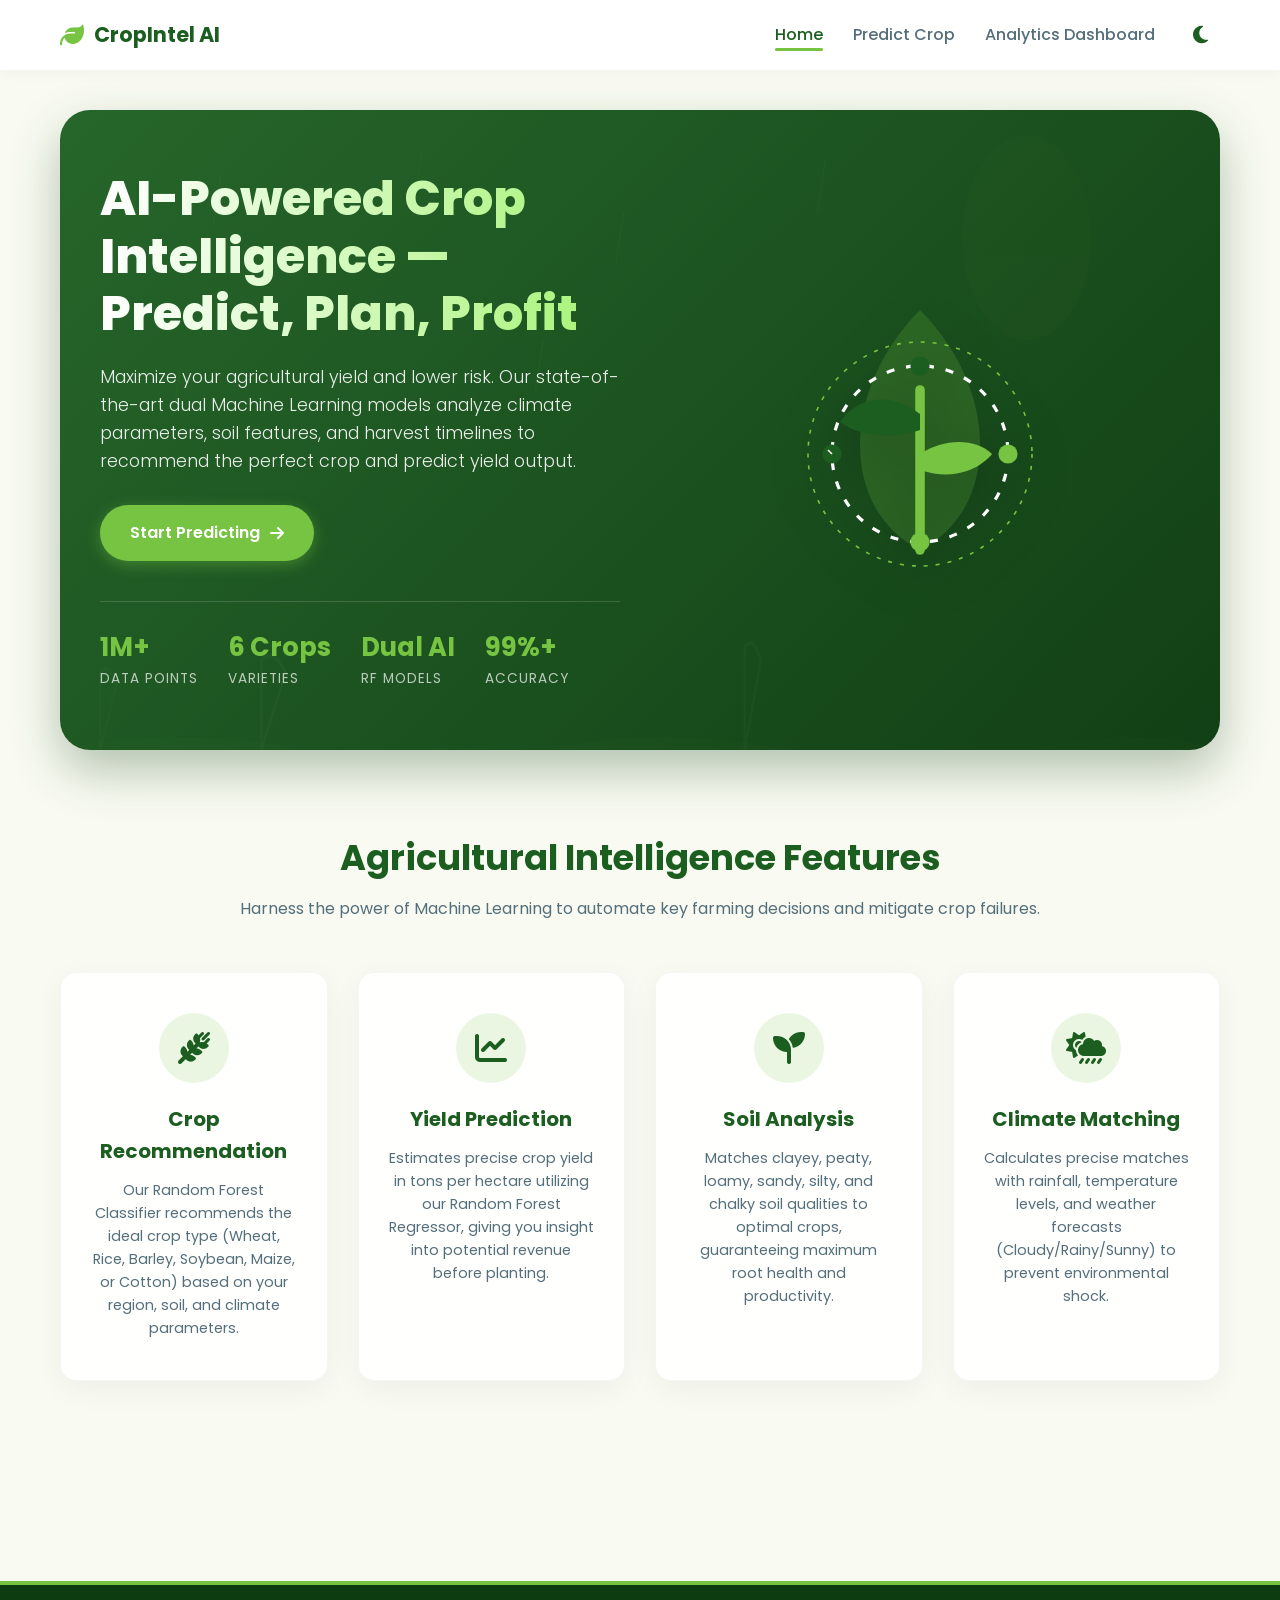
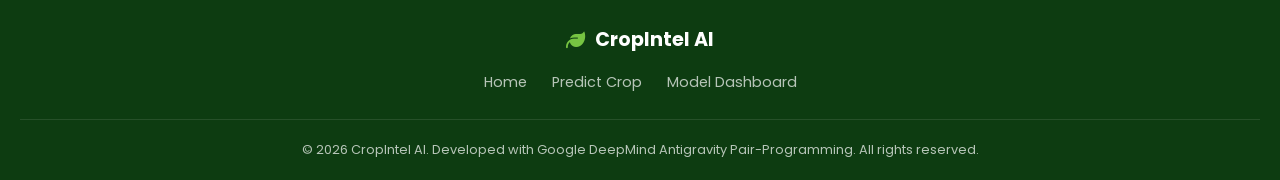
<file: frontend/index.html>
<!DOCTYPE html>
<html lang="en">
<head>
    <meta charset="UTF-8">
    <meta name="viewport" content="width=device-width, initial-scale=1.0">
    <title>AI Crop Intel - Predict, Plan, Profit</title>
    <meta name="description" content="AI-Powered Crop Intelligence System using Random Forest. Predict crop recommendations, estimate yield in tons per hectare, and optimize agricultural success.">
    <!-- Font Awesome Icons -->
    <link rel="stylesheet" href="https://cdnjs.cloudflare.com/ajax/libs/font-awesome/6.4.0/css/all.min.css">
    <!-- Custom CSS -->
    <link rel="stylesheet" href="css/style.css">
</head>
<body>
    <!-- Navigation Bar -->
    <header>
        <div class="nav-container">
            <a href="index.html" class="logo" id="nav-logo">
                <i class="fa-solid fa-leaf"></i>
                <span>CropIntel AI</span>
            </a>
            <div class="nav-right">
                <ul class="nav-menu" id="nav-menu">
                    <li><a href="index.html" class="nav-item active" id="link-home">Home</a></li>
                    <li><a href="predict.html" class="nav-item" id="link-predict">Predict Crop</a></li>
                    <li><a href="dashboard.html" class="nav-item" id="link-dashboard">Analytics Dashboard</a></li>
                </ul>
                <button type="button" class="theme-toggle-btn" id="theme-toggle" title="Toggle dark/light mode">
                    <i class="fa-solid fa-moon"></i>
                </button>
                <div class="nav-toggle" id="nav-toggle">
                    <i class="fa-solid fa-bars"></i>
                </div>
            </div>
        </div>
    </header>

    <!-- Main Content -->
    <main>
        <!-- Hero Section -->
        <section class="hero" id="hero-section">
            <!-- Animated SVG Background -->
            <svg class="hero-svg-bg" xmlns="http://www.w3.org/2000/svg" viewBox="0 0 1440 500" preserveAspectRatio="none">
                <style>
                    /* Sun Ray Animation */
                    .sun-ray {
                        transform-origin: 1200px 100px;
                        animation: rotateSun 60s linear infinite;
                        fill: rgba(255, 235, 59, 0.08);
                    }
                    /* Rain animation */
                    .rain-drop {
                        animation: fallRain 3s linear infinite;
                        stroke: rgba(164, 243, 115, 0.2);
                        stroke-width: 2;
                    }
                    .drop-1 { animation-delay: 0s; left: 10%; }
                    .drop-2 { animation-delay: 0.8s; }
                    .drop-3 { animation-delay: 1.5s; }
                    .drop-4 { animation-delay: 2.2s; }
                    
                    @keyframes rotateSun {
                        from { transform: rotate(0deg); }
                        to { transform: rotate(360deg); }
                    }
                    @keyframes fallRain {
                        0% { transform: translateY(-50px) translateX(0px); opacity: 0; }
                        50% { opacity: 0.8; }
                        100% { transform: translateY(450px) translateX(-30px); opacity: 0; }
                    }
                </style>
                <!-- Sun representation -->
                <circle cx="1200" cy="100" r="80" fill="rgba(255, 235, 59, 0.1)" />
                <path class="sun-ray" d="M1200,100 L0,0 M1200,100 L0,250 M1200,100 L0,500 M1200,100 L720,500 M1200,100 L1440,500 M1200,100 L1440,250 M1200,100 L720,0" />
                
                <!-- Rain drops -->
                <line class="rain-drop" x1="200" y1="50" x2="190" y2="90" style="animation-delay: 0.2s; animation-duration: 2.5s;" />
                <line class="rain-drop" x1="450" y1="30" x2="440" y2="70" style="animation-delay: 1.2s; animation-duration: 2.8s;" />
                <line class="rain-drop" x1="700" y1="80" x2="690" y2="120" style="animation-delay: 0.5s; animation-duration: 2.2s;" />
                <line class="rain-drop" x1="950" y1="40" x2="940" y2="80" style="animation-delay: 1.8s; animation-duration: 3.1s;" />
                <line class="rain-drop" x1="150" y1="200" x2="140" y2="240" style="animation-delay: 0.9s; animation-duration: 2.4s;" />
                <line class="rain-drop" x1="600" y1="180" x2="590" y2="220" style="animation-delay: 2.1s; animation-duration: 2.7s;" />
                
                <!-- Crop silhouettes on the ground -->
                <path d="M 0,500 Q 150,480 300,500 T 600,500 T 900,500 T 1200,500 T 1440,500 L 1440,500 L 0,500 Z" fill="rgba(118, 196, 66, 0.15)" />
                <path d="M 50,500 L 50,440 Q 60,430 70,450 L 50,500" fill="none" stroke="rgba(255,255,255,0.15)" stroke-width="3" />
                <path d="M 250,500 L 250,430 Q 265,420 280,440 L 250,500" fill="none" stroke="rgba(255,255,255,0.15)" stroke-width="3" />
                <path d="M 850,500 L 850,420 Q 860,410 870,430 L 850,500" fill="none" stroke="rgba(255,255,255,0.15)" stroke-width="3" />
            </svg>

            <!-- Hero Text Content -->
            <div class="hero-content">
                <h1>AI-Powered Crop Intelligence — Predict, Plan, Profit</h1>
                <p>Maximize your agricultural yield and lower risk. Our state-of-the-art dual Machine Learning models analyze climate parameters, soil features, and harvest timelines to recommend the perfect crop and predict yield output.</p>
                <a href="predict.html" class="hero-cta" id="btn-hero-start">
                    <span>Start Predicting</span>
                    <i class="fa-solid fa-arrow-right"></i>
                </a>
                
                <!-- Stats Row -->
                <div class="hero-stats">
                    <div class="stat-item">
                        <span class="stat-val">1M+</span>
                        <span class="stat-lbl">Data Points</span>
                    </div>
                    <div class="stat-item">
                        <span class="stat-val">6 Crops</span>
                        <span class="stat-lbl">Varieties</span>
                    </div>
                    <div class="stat-item">
                        <span class="stat-val">Dual AI</span>
                        <span class="stat-lbl">RF Models</span>
                    </div>
                    <div class="stat-item">
                        <span class="stat-val">99%+</span>
                        <span class="stat-lbl">Accuracy</span>
                    </div>
                </div>
            </div>

            <!-- Hero Visual Area -->
            <div class="hero-visual">
                <!-- SVG Illustration of Agriculture/Technology -->
                <svg viewBox="0 0 500 400" fill="none" xmlns="http://www.w3.org/2000/svg">
                    <!-- Leaf background -->
                    <path d="M250,50 C350,150 350,300 250,350 C150,300 150,150 250,50 Z" fill="rgba(118, 196, 66, 0.2)" />
                    <!-- Sprout -->
                    <path d="M250,350 L250,150" stroke="#76C442" stroke-width="12" stroke-linecap="round" />
                    <path d="M250,230 C280,210 320,210 340,230 C340,230 310,270 250,250" fill="#76C442" />
                    <path d="M250,180 C210,150 170,160 150,190 C150,190 185,220 250,200" fill="#1B5E20" />
                    <!-- Technology Ring -->
                    <circle cx="250" cy="230" r="110" stroke="#ffffff" stroke-width="4" stroke-dasharray="10 15" />
                    <circle cx="250" cy="230" r="140" stroke="#76C442" stroke-width="2" stroke-dasharray="5 10" />
                    <!-- Nodes -->
                    <circle cx="140" cy="230" r="12" fill="#1B5E20" />
                    <path d="M140,230 L135,225" stroke="#fff" stroke-width="2" />
                    <circle cx="360" cy="230" r="12" fill="#76C442" />
                    <circle cx="250" cy="120" r="12" fill="#1B5E20" />
                    <circle cx="250" cy="340" r="12" fill="#76C442" />
                </svg>
            </div>
        </section>

        <!-- Features Section -->
        <section class="features" id="features-section">
            <div class="section-title">
                <h2>Agricultural Intelligence Features</h2>
                <p>Harness the power of Machine Learning to automate key farming decisions and mitigate crop failures.</p>
            </div>
            
            <div class="feature-grid">
                <!-- Feature 1: Crop Recommendation -->
                <div class="feature-card">
                    <div class="feature-icon">
                        <i class="fa-solid fa-wheat-awn"></i>
                    </div>
                    <h3>Crop Recommendation</h3>
                    <p>Our Random Forest Classifier recommends the ideal crop type (Wheat, Rice, Barley, Soybean, Maize, or Cotton) based on your region, soil, and climate parameters.</p>
                </div>
                
                <!-- Feature 2: Yield Prediction -->
                <div class="feature-card">
                    <div class="feature-icon">
                        <i class="fa-solid fa-chart-line"></i>
                    </div>
                    <h3>Yield Prediction</h3>
                    <p>Estimates precise crop yield in tons per hectare utilizing our Random Forest Regressor, giving you insight into potential revenue before planting.</p>
                </div>
                
                <!-- Feature 3: Soil Adaptability -->
                <div class="feature-card">
                    <div class="feature-icon">
                        <i class="fa-solid fa-seedling"></i>
                    </div>
                    <h3>Soil Analysis</h3>
                    <p>Matches clayey, peaty, loamy, sandy, silty, and chalky soil qualities to optimal crops, guaranteeing maximum root health and productivity.</p>
                </div>
                
                <!-- Feature 4: Climate Matching -->
                <div class="feature-card">
                    <div class="feature-icon">
                        <i class="fa-solid fa-cloud-sun-rain"></i>
                    </div>
                    <h3>Climate Matching</h3>
                    <p>Calculates precise matches with rainfall, temperature levels, and weather forecasts (Cloudy/Rainy/Sunny) to prevent environmental shock.</p>
                </div>
            </div>
        </section>
    </main>

    <!-- Footer -->
    <footer>
        <div class="footer-content">
            <div class="footer-logo">
                <i class="fa-solid fa-leaf"></i>
                <span>CropIntel AI</span>
            </div>
            <div class="footer-links">
                <a href="index.html" class="footer-link">Home</a>
                <a href="predict.html" class="footer-link">Predict Crop</a>
                <a href="dashboard.html" class="footer-link">Model Dashboard</a>
            </div>
        </div>
        <div class="footer-copy">
            <p>&copy; 2026 CropIntel AI. Developed with Google DeepMind Antigravity Pair-Programming. All rights reserved.</p>
        </div>
    </footer>

    <!-- Scripts -->
    <script src="js/main.js"></script>
</body>
</html>
</file>
<file: frontend/css/style.css>
/*
 * Crop Prediction & Recommendation System - Styling
 * Color Palette:
 * - Primary Deep Green: #1B5E20
 * - Accent Lime: #76C442
 * - Accent Pale Green: #C8E6C9
 * - Background Soft Greenish: #F9FBF2
 * - Dark Text: #263238
 * - Light Background: #FFFFFF
 * - Glass Background: rgba(255, 255, 255, 0.85)
 */

@import url('https://fonts.googleapis.com/css2?family=Poppins:wght@300;400;500;600;700;800&display=swap');

:root {
    --primary-color: #1B5E20;
    --primary-dark: #0d3c11;
    --primary-light: #4c8c4a;
    --accent-color: #76C442;
    --accent-light: #a4f373;
    --bg-color: #F9FBF2;
    --card-bg: rgba(255, 255, 255, 0.9);
    --text-color: #263238;
    --text-muted: #546E7A;
    --border-radius: 16px;
    --box-shadow: 0 8px 30px rgba(0, 0, 0, 0.05);
    --box-shadow-hover: 0 12px 40px rgba(27, 94, 32, 0.15);
    --transition: all 0.3s cubic-bezier(0.25, 0.8, 0.25, 1);
    
    /* Variable theme overlays */
    --header-bg: rgba(255, 255, 255, 0.95);
    --widget-bg: #FFFFFF;
    --input-bg: #FFFFFF;
    --border-color: #CFD8DC;
    --toggle-bg: #CFD8DC;
}

body.dark-theme {
    --bg-color: #121614;
    --card-bg: rgba(30, 38, 34, 0.95);
    --text-color: #ECEFF1;
    --text-muted: #90A4AE;
    --box-shadow: 0 8px 30px rgba(0, 0, 0, 0.35);
    --box-shadow-hover: 0 12px 40px rgba(118, 196, 66, 0.25);
    --primary-color: #81C784;
    --primary-dark: #2E7D32;
    --primary-light: #C8E6C9;
    --header-bg: rgba(24, 30, 27, 0.95);
    --widget-bg: #1C221F;
    --input-bg: #263238;
    --border-color: #37474F;
    --toggle-bg: #37474F;
}

/* Reset and Base Styles */
* {
    margin: 0;
    padding: 0;
    box-sizing: border-box;
}

body {
    font-family: 'Poppins', sans-serif;
    background-color: var(--bg-color);
    color: var(--text-color);
    line-height: 1.6;
    overflow-x: hidden;
    transition: background-color 0.3s, color 0.3s;
}

a {
    text-decoration: none;
    color: inherit;
}

ul {
    list-style: none;
}

/* Header & Navbar */
header {
    background-color: var(--header-bg);
    backdrop-filter: blur(10px);
    box-shadow: 0 2px 15px rgba(0, 0, 0, 0.04);
    position: sticky;
    top: 0;
    z-index: 1000;
    transition: var(--transition);
}

.nav-container {
    max-width: 1200px;
    margin: 0 auto;
    display: flex;
    justify-content: space-between;
    align-items: center;
    padding: 15px 20px;
}

.logo {
    display: flex;
    align-items: center;
    gap: 10px;
    font-size: 1.3rem;
    font-weight: 700;
    color: var(--primary-color);
}

.logo i {
    font-size: 1.5rem;
    color: var(--accent-color);
}

.nav-menu {
    display: flex;
    gap: 30px;
}

.nav-right {
    display: flex;
    align-items: center;
    gap: 25px;
}

.nav-item {
    font-weight: 500;
    color: var(--text-muted);
    position: relative;
    padding: 5px 0;
    transition: var(--transition);
}

.nav-item::after {
    content: '';
    position: absolute;
    bottom: 0;
    left: 0;
    width: 0;
    height: 3px;
    background-color: var(--accent-color);
    border-radius: 2px;
    transition: var(--transition);
}

.nav-item:hover {
    color: var(--primary-color);
}

.nav-item:hover::after,
.nav-item.active::after {
    width: 100%;
}

.nav-item.active {
    color: var(--primary-color);
}

/* Main Container Layout */
main {
    max-width: 1200px;
    margin: 0 auto;
    padding: 40px 20px;
    min-height: calc(100vh - 150px);
}

/* Hero Section (index.html) */
.hero {
    display: flex;
    align-items: center;
    justify-content: space-between;
    gap: 40px;
    margin-bottom: 80px;
    padding: 60px 40px;
    background: linear-gradient(135deg, rgba(27,94,32,0.95) 0%, rgba(13,60,17,0.98) 100%);
    border-radius: 30px;
    color: #FFFFFF;
    position: relative;
    overflow: hidden;
    box-shadow: 0 20px 50px rgba(13, 60, 17, 0.3);
}

.hero-svg-bg {
    position: absolute;
    top: 0;
    left: 0;
    width: 100%;
    height: 100%;
    z-index: 1;
    pointer-events: none;
    opacity: 0.15;
}

.hero-content {
    flex: 1;
    z-index: 2;
}

.hero-content h1 {
    font-size: 3rem;
    font-weight: 800;
    line-height: 1.2;
    margin-bottom: 20px;
    background: linear-gradient(to right, #FFFFFF, var(--accent-light));
    -webkit-background-clip: text;
    -webkit-text-fill-color: transparent;
}

.hero-content p {
    font-size: 1.1rem;
    margin-bottom: 30px;
    opacity: 0.9;
    font-weight: 300;
    max-width: 550px;
}

.hero-cta {
    display: inline-flex;
    align-items: center;
    gap: 10px;
    background-color: var(--accent-color);
    color: #FFFFFF;
    padding: 15px 30px;
    border-radius: 50px;
    font-weight: 600;
    box-shadow: 0 4px 15px rgba(118, 196, 66, 0.4);
    transition: var(--transition);
}

.hero-cta:hover {
    background-color: var(--accent-light);
    color: var(--primary-dark);
    transform: translateY(-3px);
    box-shadow: 0 8px 25px rgba(164, 243, 115, 0.6);
}

.hero-stats {
    display: flex;
    gap: 30px;
    margin-top: 40px;
    border-top: 1px solid rgba(255, 255, 255, 0.15);
    padding-top: 25px;
}

.stat-item {
    display: flex;
    flex-direction: column;
}

.stat-val {
    font-size: 1.6rem;
    font-weight: 700;
    color: var(--accent-color);
}

.stat-lbl {
    font-size: 0.85rem;
    opacity: 0.7;
    text-transform: uppercase;
    letter-spacing: 1px;
}

.hero-visual {
    flex: 1;
    display: flex;
    justify-content: center;
    align-items: center;
    z-index: 2;
}

.hero-visual svg {
    width: 80%;
    max-width: 400px;
    filter: drop-shadow(0 15px 25px rgba(0,0,0,0.25));
}

/* Feature Grid (index.html) */
.section-title {
    text-align: center;
    margin-bottom: 50px;
}

.section-title h2 {
    font-size: 2.2rem;
    color: var(--primary-color);
    font-weight: 700;
    margin-bottom: 10px;
}

.section-title p {
    color: var(--text-muted);
}

.feature-grid {
    display: grid;
    grid-template-columns: repeat(auto-fit, minmax(250px, 1fr));
    gap: 30px;
    margin-bottom: 80px;
}

.feature-card {
    background-color: var(--card-bg);
    padding: 40px 30px;
    border-radius: var(--border-radius);
    box-shadow: var(--box-shadow);
    border: 1px solid rgba(27, 94, 32, 0.05);
    transition: var(--transition);
    text-align: center;
}

.feature-card:hover {
    transform: translateY(-8px);
    box-shadow: var(--box-shadow-hover);
    border-color: rgba(118, 196, 66, 0.3);
}

.feature-icon {
    width: 70px;
    height: 70px;
    background-color: rgba(118, 196, 66, 0.15);
    color: var(--primary-color);
    font-size: 2rem;
    border-radius: 50%;
    display: flex;
    align-items: center;
    justify-content: center;
    margin: 0 auto 20px auto;
    transition: var(--transition);
}

.feature-card:hover .feature-icon {
    background-color: var(--primary-color);
    color: #FFFFFF;
    transform: rotate(360deg);
}

.feature-card h3 {
    margin-bottom: 12px;
    color: var(--primary-color);
    font-size: 1.25rem;
}

.feature-card p {
    font-size: 0.9rem;
    color: var(--text-muted);
}

/* Interactive Prediction Form layout (predict.html) */
.predict-layout {
    display: grid;
    grid-template-columns: 1fr;
    gap: 40px;
}

@media (min-width: 992px) {
    .predict-layout {
        grid-template-columns: 55fr 45fr;
        align-items: start;
    }
}

.predict-card {
    background-color: var(--card-bg);
    border-radius: var(--border-radius);
    padding: 35px;
    box-shadow: var(--box-shadow);
    border: 1px solid rgba(255, 255, 255, 0.8);
    backdrop-filter: blur(10px);
}

.form-group-row {
    display: grid;
    grid-template-columns: repeat(auto-fit, minmax(200px, 1fr));
    gap: 20px;
    margin-bottom: 25px;
}

.form-group {
    display: flex;
    flex-direction: column;
    margin-bottom: 25px;
}

.form-group label {
    font-weight: 600;
    font-size: 0.9rem;
    color: var(--primary-color);
    margin-bottom: 8px;
    display: flex;
    justify-content: space-between;
    align-items: center;
}

.form-group label span.val-display {
    color: var(--accent-color);
    font-weight: 700;
    font-size: 1rem;
}

.form-select {
    padding: 12px 15px;
    border-radius: 10px;
    border: 1px solid var(--border-color);
    background-color: var(--input-bg);
    font-family: inherit;
    font-size: 0.95rem;
    color: var(--text-color);
    outline: none;
    transition: var(--transition);
}

.form-select:focus {
    border-color: var(--primary-color);
    box-shadow: 0 0 0 3px rgba(27, 94, 32, 0.1);
}

/* Custom Sliders */
.slider-container {
    position: relative;
    padding-top: 5px;
}

.form-slider {
    -webkit-appearance: none;
    width: 100%;
    height: 8px;
    border-radius: 5px;
    background: #ECEFF1;
    outline: none;
}

.form-slider::-webkit-slider-thumb {
    -webkit-appearance: none;
    appearance: none;
    width: 20px;
    height: 20px;
    border-radius: 50%;
    background: var(--primary-color);
    cursor: pointer;
    box-shadow: 0 2px 5px rgba(0,0,0,0.2);
    transition: var(--transition);
}

.form-slider::-webkit-slider-thumb:hover {
    transform: scale(1.2);
    background: var(--accent-color);
}

/* Custom Toggle Switches */
.toggle-group {
    display: flex;
    align-items: center;
    justify-content: space-between;
    background-color: rgba(118, 196, 66, 0.05);
    padding: 15px;
    border-radius: 12px;
    border: 1px dashed rgba(27, 94, 32, 0.1);
}

.toggle-label-wrap {
    display: flex;
    flex-direction: column;
}

.toggle-label-wrap strong {
    font-size: 0.95rem;
    color: var(--primary-color);
}

.toggle-label-wrap span {
    font-size: 0.8rem;
    color: var(--text-muted);
}

.switch {
    position: relative;
    display: inline-block;
    width: 50px;
    height: 26px;
}

.switch input {
    opacity: 0;
    width: 0;
    height: 0;
}

.toggle-slider {
    position: absolute;
    cursor: pointer;
    top: 0;
    left: 0;
    right: 0;
    bottom: 0;
    background-color: #CFD8DC;
    transition: .4s;
    border-radius: 34px;
}

.toggle-slider:before {
    position: absolute;
    content: "";
    height: 18px;
    width: 18px;
    left: 4px;
    bottom: 4px;
    background-color: white;
    transition: .4s;
    border-radius: 50%;
}

input:checked + .toggle-slider {
    background-color: var(--primary-color);
}

input:focus + .toggle-slider {
    box-shadow: 0 0 1px var(--primary-color);
}

input:checked + .toggle-slider:before {
    transform: translateX(24px);
}

/* Weather Selector (Icon Buttons) */
.weather-selector {
    display: grid;
    grid-template-columns: repeat(3, 1fr);
    gap: 10px;
}

.weather-btn {
    display: flex;
    flex-direction: column;
    align-items: center;
    justify-content: center;
    gap: 8px;
    background-color: var(--widget-bg);
    border: 1px solid var(--border-color);
    border-radius: 10px;
    padding: 12px;
    cursor: pointer;
    font-family: inherit;
    font-size: 0.85rem;
    font-weight: 500;
    transition: var(--transition);
}

.weather-btn span.emoji {
    font-size: 1.5rem;
}

.weather-btn:hover {
    border-color: var(--accent-color);
    background-color: rgba(118, 196, 66, 0.05);
}

.weather-btn.active {
    border-color: var(--primary-color);
    background-color: rgba(27, 94, 32, 0.08);
    color: var(--primary-color);
    font-weight: 600;
    box-shadow: 0 4px 10px rgba(27, 94, 32, 0.08);
}

/* Submit Button */
.btn-submit {
    display: flex;
    align-items: center;
    justify-content: center;
    gap: 10px;
    width: 100%;
    background-color: var(--primary-color);
    color: #FFFFFF;
    border: none;
    border-radius: 10px;
    padding: 15px;
    font-size: 1rem;
    font-weight: 600;
    cursor: pointer;
    box-shadow: 0 4px 15px rgba(27, 94, 32, 0.2);
    transition: var(--transition);
}

.btn-submit:hover {
    background-color: var(--primary-dark);
    transform: translateY(-2px);
    box-shadow: 0 8px 20px rgba(27, 94, 32, 0.3);
}

/* Loading & Results States */
.results-card {
    background-color: var(--card-bg);
    border-radius: var(--border-radius);
    padding: 35px;
    box-shadow: var(--box-shadow);
    border: 1px solid rgba(255, 255, 255, 0.8);
    backdrop-filter: blur(10px);
    position: sticky;
    top: 90px;
}

.placeholder-results {
    display: flex;
    flex-direction: column;
    align-items: center;
    justify-content: center;
    text-align: center;
    padding: 80px 20px;
    color: var(--text-muted);
}

.placeholder-results i {
    font-size: 4rem;
    color: var(--accent-color);
    margin-bottom: 20px;
    opacity: 0.5;
    animation: float 3s ease-in-out infinite;
}

/* Loader Animation */
.loader-container {
    display: none;
    flex-direction: column;
    align-items: center;
    justify-content: center;
    padding: 80px 20px;
}

.loading-spinner {
    width: 50px;
    height: 50px;
    border: 5px solid rgba(118, 196, 66, 0.2);
    border-top: 5px solid var(--primary-color);
    border-radius: 50%;
    animation: spin 1s linear infinite;
    margin-bottom: 20px;
}

.prediction-results {
    display: none;
    animation: fadeIn 0.6s ease-in-out forwards;
}

/* Results Content Styling */
.badge-recommendation {
    display: flex;
    align-items: center;
    justify-content: center;
    gap: 15px;
    background-color: rgba(27, 94, 32, 0.08);
    border: 2px solid var(--primary-color);
    border-radius: 12px;
    padding: 15px;
    margin-bottom: 30px;
    text-align: center;
}

.badge-recommendation span.emoji {
    font-size: 2.2rem;
}

.badge-recommendation h4 {
    font-size: 0.85rem;
    color: var(--text-muted);
    text-transform: uppercase;
    letter-spacing: 1px;
}

.badge-recommendation h3 {
    font-size: 1.8rem;
    color: var(--primary-color);
    font-weight: 700;
}

.charts-row {
    display: grid;
    grid-template-columns: 1fr;
    gap: 25px;
    margin-bottom: 30px;
}

@media (min-width: 576px) {
    .charts-row {
        grid-template-columns: repeat(2, 1fr);
    }
}

.chart-box {
    background-color: var(--widget-bg);
    border: 1px solid var(--border-color);
    border-radius: 12px;
    padding: 20px;
    display: flex;
    flex-direction: column;
    align-items: center;
}

.chart-box h4 {
    font-size: 0.9rem;
    color: var(--primary-color);
    margin-bottom: 15px;
    text-align: center;
    font-weight: 600;
}

.chart-canvas-wrap {
    position: relative;
    width: 100%;
    max-width: 150px;
    height: 150px;
}

.gauge-canvas-wrap {
    position: relative;
    width: 100%;
    max-width: 180px;
    height: 100px;
}

.yield-display-val {
    position: absolute;
    bottom: 5px;
    left: 50%;
    transform: translateX(-50%);
    text-align: center;
}

.yield-display-val .val {
    font-size: 1.3rem;
    font-weight: 700;
    color: var(--primary-color);
}

.yield-display-val .unit {
    font-size: 0.75rem;
    color: var(--text-muted);
}

.category-badge {
    display: inline-block;
    padding: 4px 10px;
    font-size: 0.75rem;
    font-weight: 600;
    border-radius: 20px;
    margin-top: 5px;
}

.category-badge.poor { background-color: #FFEBEE; color: #C62828; }
.category-badge.moderate { background-color: #FFF3E0; color: #EF6C00; }
.category-badge.good { background-color: #E8F5E9; color: #2E7D32; }
.category-badge.excellent { background-color: #E0F2F1; color: #00695C; }

/* Top 3 Crops List */
.top3-list {
    background-color: var(--widget-bg);
    border: 1px solid var(--border-color);
    border-radius: 12px;
    padding: 20px;
}

.top3-list h4 {
    font-size: 0.95rem;
    color: var(--primary-color);
    margin-bottom: 15px;
    font-weight: 600;
}

.top3-item {
    margin-bottom: 12px;
}

.top3-item:last-child {
    margin-bottom: 0;
}

.top3-info {
    display: flex;
    justify-content: space-between;
    font-size: 0.85rem;
    margin-bottom: 5px;
    font-weight: 500;
}

.progress-bar-bg {
    background-color: #ECEFF1;
    height: 8px;
    border-radius: 4px;
    overflow: hidden;
}

.progress-bar-fill {
    background: linear-gradient(to right, var(--accent-color), var(--primary-color));
    height: 100%;
    width: 0;
    transition: width 1s ease-out;
}

/* Dashboard Page layout (dashboard.html) */
.dashboard-grid {
    display: grid;
    grid-template-columns: repeat(4, 1fr);
    gap: 20px;
    margin-bottom: 30px;
}

@media (max-width: 992px) {
    .dashboard-grid {
        grid-template-columns: repeat(2, 1fr);
    }
}

@media (max-width: 576px) {
    .dashboard-grid {
        grid-template-columns: 1fr;
    }
}

.metric-card {
    background-color: var(--widget-bg);
    border-radius: var(--border-radius);
    padding: 25px;
    box-shadow: var(--box-shadow);
    border: 1px solid var(--border-color);
    display: flex;
    align-items: center;
    gap: 20px;
    transition: var(--transition);
}

.metric-card:hover {
    transform: translateY(-4px);
    box-shadow: 0 8px 25px rgba(0, 0, 0, 0.08);
}

.metric-icon {
    width: 55px;
    height: 55px;
    border-radius: 12px;
    background-color: rgba(118, 196, 66, 0.12);
    color: var(--primary-color);
    font-size: 1.5rem;
    display: flex;
    align-items: center;
    justify-content: center;
}

.metric-details h3 {
    font-size: 1.6rem;
    font-weight: 700;
    color: var(--primary-color);
    line-height: 1.1;
}

.metric-details p {
    font-size: 0.8rem;
    color: var(--text-muted);
    text-transform: uppercase;
    font-weight: 500;
    margin-top: 3px;
}

/* Visualizations Section */
.vis-grid {
    display: grid;
    grid-template-columns: 1fr;
    gap: 30px;
}

@media (min-width: 768px) {
    .vis-grid {
        grid-template-columns: repeat(2, 1fr);
    }
}

.vis-card {
    background-color: var(--widget-bg);
    border-radius: var(--border-radius);
    padding: 25px;
    box-shadow: var(--box-shadow);
    border: 1px solid var(--border-color);
}

.vis-card.span-2 {
    grid-column: 1 / -1;
}

.vis-card h3 {
    font-size: 1.1rem;
    font-weight: 600;
    color: var(--primary-color);
    margin-bottom: 20px;
    border-bottom: 1px solid #F1F8E9;
    padding-bottom: 12px;
    display: flex;
    justify-content: space-between;
    align-items: center;
}

.vis-card h3 i {
    color: var(--accent-color);
}

.chart-wrapper {
    position: relative;
    width: 100%;
    min-height: 280px;
}

/* Heatmap container grid */
.heatmap-container {
    display: grid;
    grid-template-columns: 120px 1fr;
    gap: 15px;
    margin-top: 15px;
}

.heatmap-y-labels {
    display: flex;
    flex-direction: column;
    justify-content: space-between;
    padding: 10px 0;
    font-size: 0.85rem;
    font-weight: 500;
    color: var(--text-color);
}

.heatmap-grid-wrap {
    display: flex;
    flex-direction: column;
    gap: 10px;
}

.heatmap-row {
    display: grid;
    grid-template-columns: repeat(3, 1fr);
    gap: 10px;
}

.heatmap-cell {
    border-radius: 6px;
    padding: 15px;
    text-align: center;
    color: #FFFFFF;
    font-weight: 600;
    font-size: 0.95rem;
    display: flex;
    flex-direction: column;
    justify-content: center;
    align-items: center;
    transition: var(--transition);
}

.heatmap-cell span.val {
    font-size: 1.1rem;
}

.heatmap-cell span.lbl {
    font-size: 0.7rem;
    opacity: 0.8;
}

.heatmap-cell:hover {
    transform: scale(1.05);
    box-shadow: 0 4px 10px rgba(0,0,0,0.15);
}

.heatmap-x-labels {
    display: grid;
    grid-template-columns: 120px repeat(3, 1fr);
    gap: 10px;
    margin-top: 10px;
    font-size: 0.85rem;
    font-weight: 500;
    color: var(--text-muted);
}

.heatmap-x-labels div {
    text-align: center;
}

.heatmap-legend {
    display: flex;
    justify-content: flex-end;
    align-items: center;
    gap: 10px;
    font-size: 0.75rem;
    color: var(--text-muted);
    margin-top: 20px;
}

.legend-bar {
    width: 150px;
    height: 12px;
    border-radius: 6px;
    background: linear-gradient(to right, #C8E6C9, #81C784, #4CAF50, #1B5E20);
}

/* Footer Section */
footer {
    background-color: var(--primary-dark);
    color: rgba(255,255,255,0.7);
    padding: 40px 20px 20px 20px;
    margin-top: 80px;
    text-align: center;
    border-top: 4px solid var(--accent-color);
}

.footer-content {
    max-width: 1200px;
    margin: 0 auto;
    display: flex;
    flex-direction: column;
    align-items: center;
    gap: 15px;
    margin-bottom: 25px;
}

.footer-logo {
    display: flex;
    align-items: center;
    gap: 10px;
    color: #FFFFFF;
    font-weight: 700;
    font-size: 1.2rem;
}

.footer-logo i {
    color: var(--accent-color);
}

.footer-links {
    display: flex;
    gap: 25px;
}

.footer-link {
    font-size: 0.9rem;
    transition: var(--transition);
}

.footer-link:hover {
    color: #FFFFFF;
}

.footer-copy {
    font-size: 0.8rem;
    border-top: 1px solid rgba(255,255,255,0.1);
    padding-top: 20px;
}

/* Keyframe Animations */
@keyframes spin {
    0% { transform: rotate(0deg); }
    100% { transform: rotate(360deg); }
}

@keyframes fadeIn {
    from { opacity: 0; transform: translateY(15px); }
    to { opacity: 1; transform: translateY(0); }
}

@keyframes float {
    0% { transform: translateY(0px); }
    50% { transform: translateY(-10px); }
    100% { transform: translateY(0px); }
}

/* Responsive Navbar Toggle */
.nav-toggle {
    display: none;
    font-size: 1.5rem;
    color: var(--primary-color);
    cursor: pointer;
}

@media (max-width: 768px) {
    .nav-right {
        gap: 15px;
    }
    .nav-menu {
        display: none;
        flex-direction: column;
        width: 100%;
        position: absolute;
        top: 60px;
        left: 0;
        background-color: var(--widget-bg);
        box-shadow: 0 8px 15px rgba(0,0,0,0.15);
        padding: 20px;
        gap: 15px;
        border-top: 1px solid var(--border-color);
    }
    
    .nav-menu.active {
        display: flex;
    }
    
    .nav-toggle {
        display: block;
    }
    
    .hero {
        flex-direction: column;
        padding: 45px 25px;
        text-align: center;
    }
    
    .hero-content h1 {
        font-size: 2.2rem;
    }
    
    .hero-stats {
        justify-content: center;
        flex-wrap: wrap;
    }
    
    .hero-visual {
        width: 100%;
        margin-top: 30px;
    }
    
    .hero-visual svg {
        width: 60%;
    }
}

/* Custom Map Modal & India SVG Styles */
.map-modal-overlay {
    display: none;
    position: fixed;
    top: 0;
    left: 0;
    width: 100%;
    height: 100%;
    background-color: rgba(13, 60, 17, 0.4);
    backdrop-filter: blur(8px);
    z-index: 2000;
    justify-content: center;
    align-items: center;
    animation: fadeIn 0.3s ease-out;
}

.map-modal-overlay.active {
    display: flex;
}

.map-modal-content {
    background-color: var(--widget-bg);
    border-radius: var(--border-radius);
    padding: 30px;
    width: 90%;
    max-width: 450px;
    box-shadow: 0 15px 40px rgba(0,0,0,0.15);
    border: 1px solid var(--border-color);
    position: relative;
    text-align: center;
}

.map-modal-close {
    position: absolute;
    top: 15px;
    right: 20px;
    font-size: 1.5rem;
    color: var(--text-muted);
    cursor: pointer;
    transition: var(--transition);
}

.map-modal-close:hover {
    color: #d32f2f;
}

.map-modal-content h3 {
    color: var(--primary-color);
    margin-bottom: 10px;
}

.map-modal-content p {
    font-size: 0.85rem;
    color: var(--text-muted);
    margin-bottom: 25px;
}

.map-container {
    width: 100%;
    max-width: 300px;
    margin: 0 auto;
}

/* SVG India Map Styling */
.map-region-path {
    fill: rgba(118, 196, 66, 0.15);
    stroke: var(--primary-color);
    stroke-width: 2;
    cursor: pointer;
    transition: var(--transition);
}

.map-region-path:hover {
    fill: var(--accent-color);
    filter: drop-shadow(0 0 8px rgba(118, 196, 66, 0.6));
}

.map-region-text {
    font-weight: 700;
    font-size: 13px;
    fill: var(--primary-dark);
    pointer-events: none;
    text-anchor: middle;
}

/* Region select wrapper btn */
.region-select-wrap {
    display: flex;
    gap: 10px;
    width: 100%;
}

.region-select-wrap .form-select {
    flex: 1;
}

.btn-map-select {
    background-color: var(--accent-color);
    color: #FFFFFF;
    border: none;
    border-radius: 10px;
    padding: 0 15px;
    font-size: 0.9rem;
    font-weight: 500;
    cursor: pointer;
    display: inline-flex;
    align-items: center;
    gap: 8px;
    transition: var(--transition);
}

.btn-map-select:hover {
    background-color: var(--primary-color);
    box-shadow: 0 4px 12px rgba(27, 94, 32, 0.15);
}

/* Toggle inputs (Slider vs manual entry) */
.input-header {
    display: flex;
    justify-content: space-between;
    align-items: center;
    width: 100%;
    margin-bottom: 8px;
}

.input-toggle-btn {
    background: none;
    border: none;
    color: var(--text-muted);
    cursor: pointer;
    font-size: 0.9rem;
    padding: 2px 6px;
    border-radius: 4px;
    transition: var(--transition);
    display: flex;
    align-items: center;
    gap: 5px;
}

.input-toggle-btn:hover {
    color: var(--primary-color);
    background-color: rgba(27, 94, 32, 0.05);
}

.input-toggle-btn span {
    font-size: 0.75rem;
    font-weight: 600;
}

.form-number-input {
    width: 100%;
    padding: 10px 15px;
    border: 1px solid #CFD8DC;
    border-radius: 10px;
    font-family: inherit;
    font-size: 0.95rem;
    outline: none;
    transition: var(--transition);
}

.form-number-input:focus {
    border-color: var(--primary-color);
    box-shadow: 0 0 0 3px rgba(27, 94, 32, 0.1);
}

.hidden {
    display: none !important;
}

/* Leaflet Map Tooltip Customization */
.leaflet-map-label {
    background: rgba(255, 255, 255, 0.95) !important;
    border: 1px solid var(--primary-color) !important;
    border-radius: 8px !important;
    color: var(--primary-color) !important;
    font-weight: 600 !important;
    font-family: 'Poppins', sans-serif !important;
    font-size: 0.75rem !important;
    box-shadow: 0 4px 15px rgba(0,0,0,0.15) !important;
    padding: 6px 10px !important;
    text-align: center;
}

/* Theme Toggle Button */
.theme-toggle-btn {
    background: none;
    border: none;
    color: var(--primary-color);
    cursor: pointer;
    font-size: 1.25rem;
    width: 40px;
    height: 40px;
    border-radius: 50%;
    display: flex;
    align-items: center;
    justify-content: center;
    transition: var(--transition);
}

.theme-toggle-btn:hover {
    background-color: rgba(118, 196, 66, 0.15);
    color: var(--accent-color);
    transform: rotate(30deg);
}

body.dark-theme .theme-toggle-btn:hover {
    background-color: rgba(27, 94, 32, 0.2);
}
</file>
